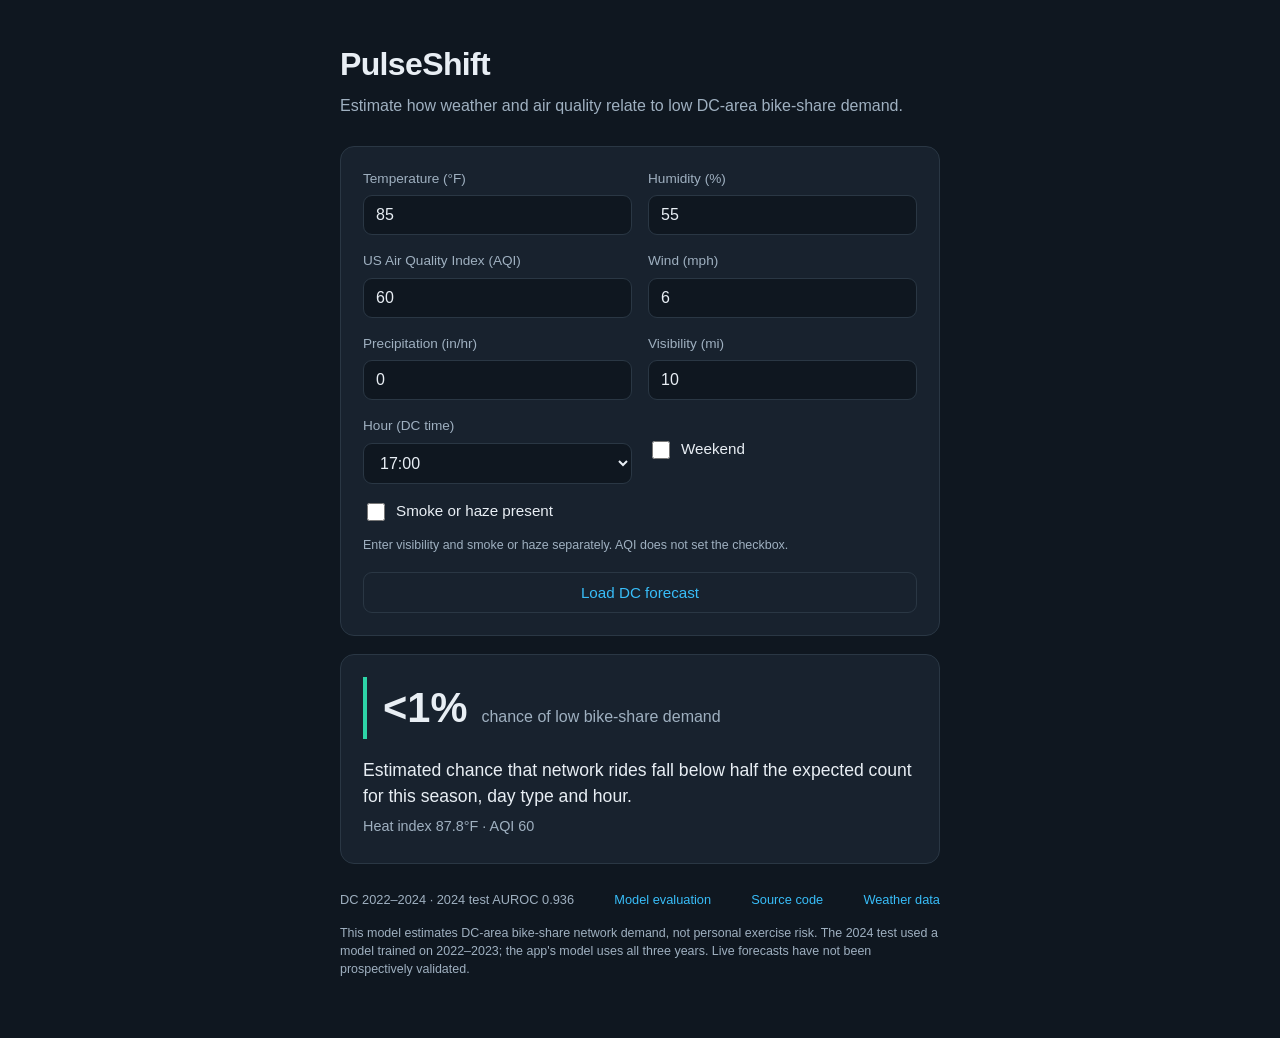
<file: index.html>
<!DOCTYPE html>
<html lang="en">
<head>
  <meta charset="utf-8">
  <meta name="viewport" content="width=device-width, initial-scale=1">
  <meta http-equiv="Content-Security-Policy" content="default-src 'none'; script-src 'self'; base-uri 'none'">
  <title>PulseShift</title>
  <script src="app/redirect.js" defer></script>
</head>
<body>
  <main><a href="app/">Open PulseShift</a></main>
</body>
</html>
</file>
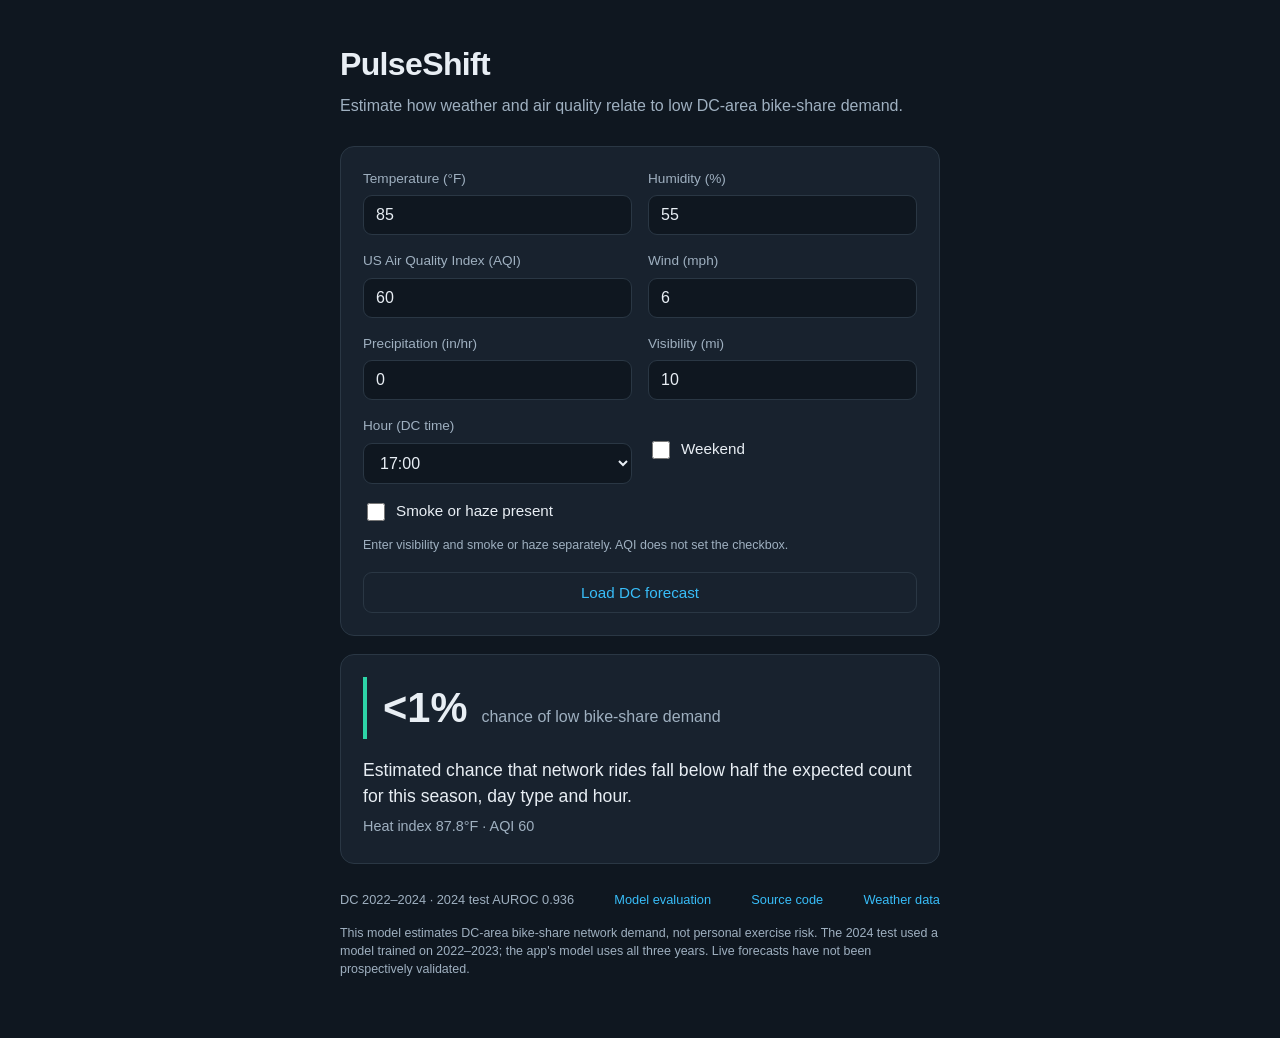
<file: app/index.html>
<!DOCTYPE html>
<html lang="en">
<head>
  <meta charset="utf-8" />
  <meta http-equiv="Content-Security-Policy" content="default-src 'self'; img-src 'self' data:; connect-src https://api.open-meteo.com https://air-quality-api.open-meteo.com; base-uri 'none'" />
  <meta name="viewport" content="width=device-width, initial-scale=1" />
  <meta name="description" content="Estimate the chance of low DC-area bike-share demand from weather and air quality. The research model runs in your browser." />
  <link rel="icon" href="data:image/svg+xml,<svg xmlns='http://www.w3.org/2000/svg' width='16' height='16'><circle cx='8' cy='8' r='7' fill='%2338bdf8'/></svg>" />
  <title>PulseShift</title>
  <link rel="stylesheet" href="styles.css" />
</head>
<body>
  <main class="app">
    <header>
      <h1>PulseShift</h1>
      <p class="tag">Estimate how weather and air quality relate to low DC-area bike-share demand.</p>
    </header>

    <form class="panel" id="form" aria-label="DC demand model inputs">
      <noscript><p class="error">Enable JavaScript to use the demand model.</p></noscript>
      <div class="grid">
        <label>Temperature (°F)
          <input type="number" id="temp" value="85" step="any" required />
        </label>
        <label>Humidity (%)
          <input type="number" id="humidity" value="55" step="any" required />
        </label>
        <label>US Air Quality Index (AQI)
          <input type="number" id="aqi" value="60" step="any" required />
        </label>
        <label>Wind (mph)
          <input type="number" id="wind" value="6" step="any" required />
        </label>
        <label>Precipitation (in/hr)
          <input type="number" id="precip" value="0" step="any" required />
        </label>
        <label>Visibility (mi)
          <input type="number" id="visibility" aria-describedby="visibility-smoke-hint" value="10" step="any" required />
        </label>
        <label>Hour (DC time)
          <select id="hour"></select>
        </label>
        <label class="check"><input type="checkbox" id="weekend" /> Weekend</label>
        <label class="check"><input type="checkbox" id="smoke" aria-describedby="visibility-smoke-hint" /> Smoke or haze present</label>
        <p class="hint" id="visibility-smoke-hint">Enter visibility and smoke or haze separately. AQI does not set the checkbox.</p>
      </div>
      <button type="button" id="live" class="ghost">Load DC forecast</button>
      <p class="error" id="error" role="alert"></p>
    </form>

    <section class="result" id="result" aria-label="Low bike-share demand estimate" aria-live="polite" aria-atomic="true" hidden>
      <div class="risk" id="risk">
        <span class="pct" id="pct">—</span>
        <span class="band" id="band">—</span>
      </div>
      <p class="reco" id="reco"></p>
      <p class="detail" id="detail"></p>
      <p class="detail" id="besthour"></p>
      <p class="hint" id="forecastnote"></p>
    </section>

    <footer>
      <span id="meta"></span>
      <a href="https://github.com/urmeo/pulse-shift#results">Model evaluation</a>
      <a href="https://github.com/urmeo/pulse-shift">Source code</a>
      <a href="https://open-meteo.com/">Weather data</a>
    </footer>
    <p class="hint" id="modelnote"></p>

  </main>

  <script src="model.js"></script>
  <script type="module" src="app.js"></script>
</body>
</html>
</file>
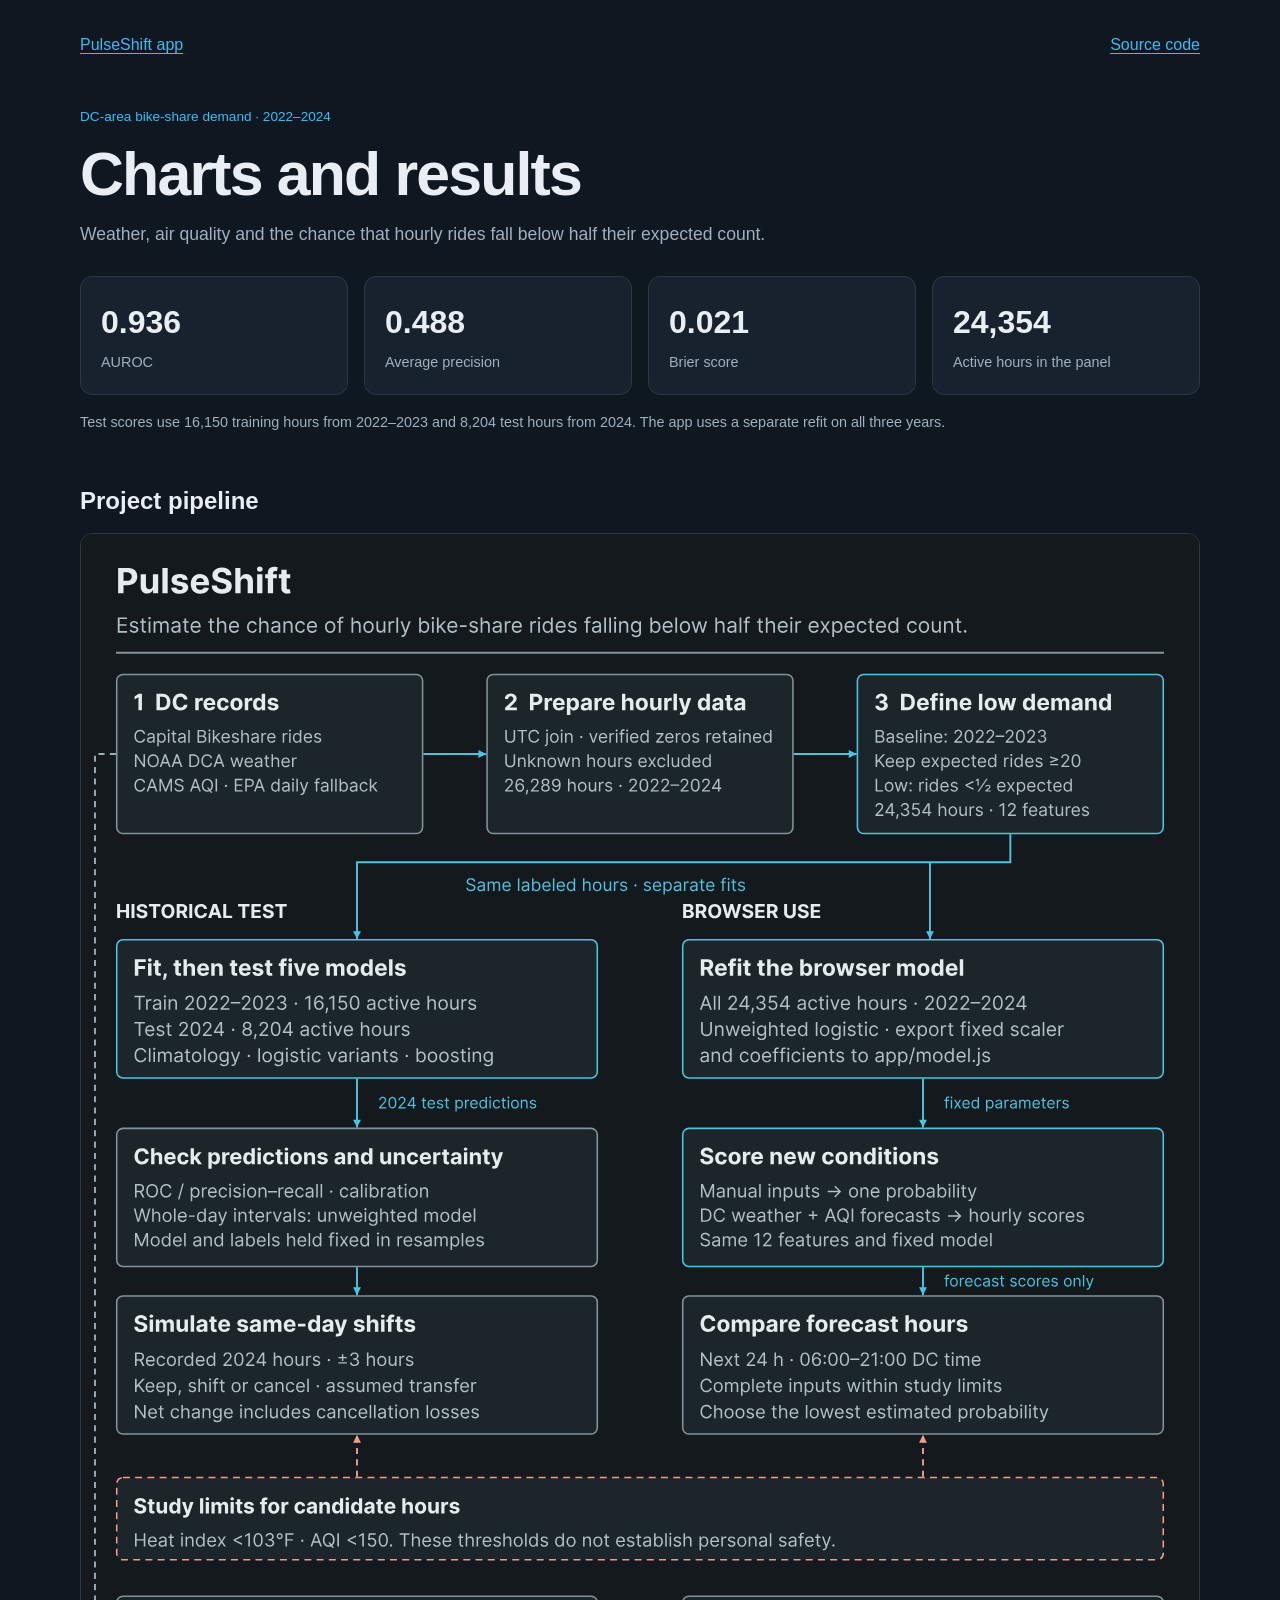
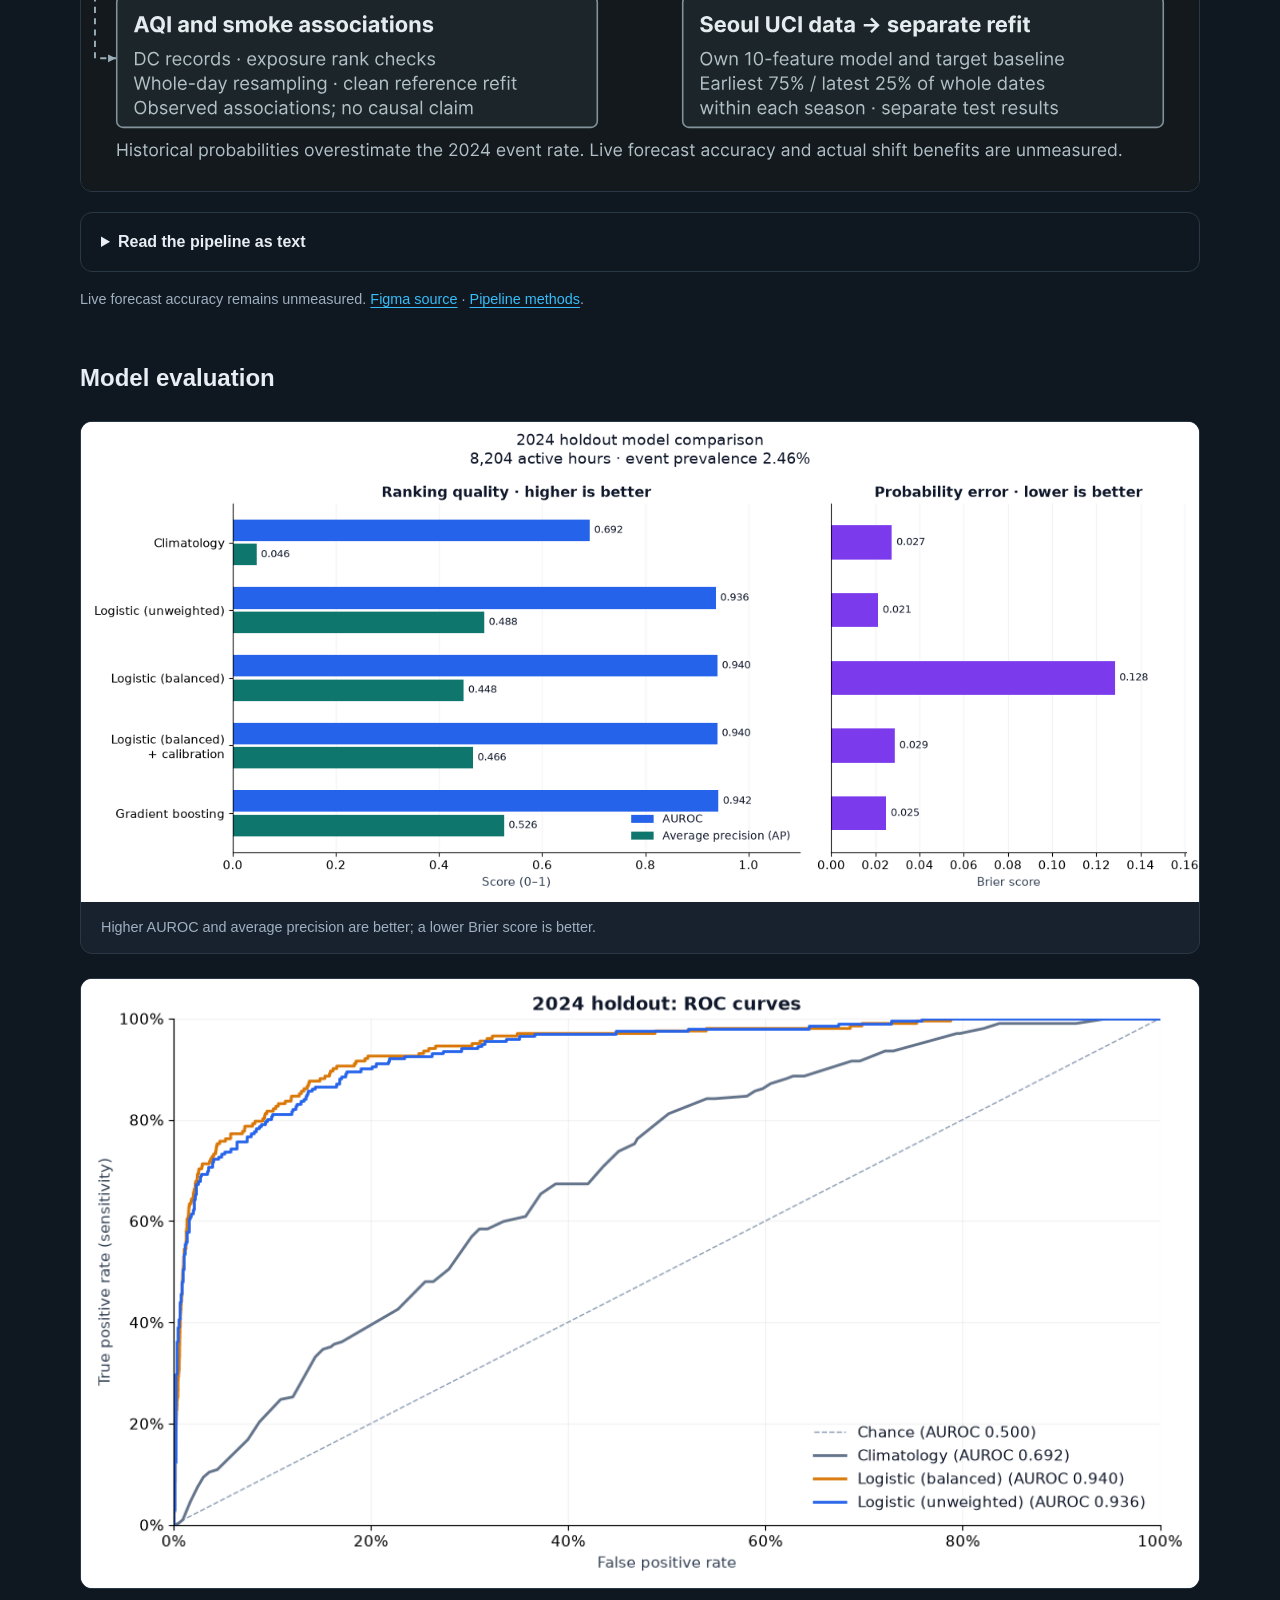
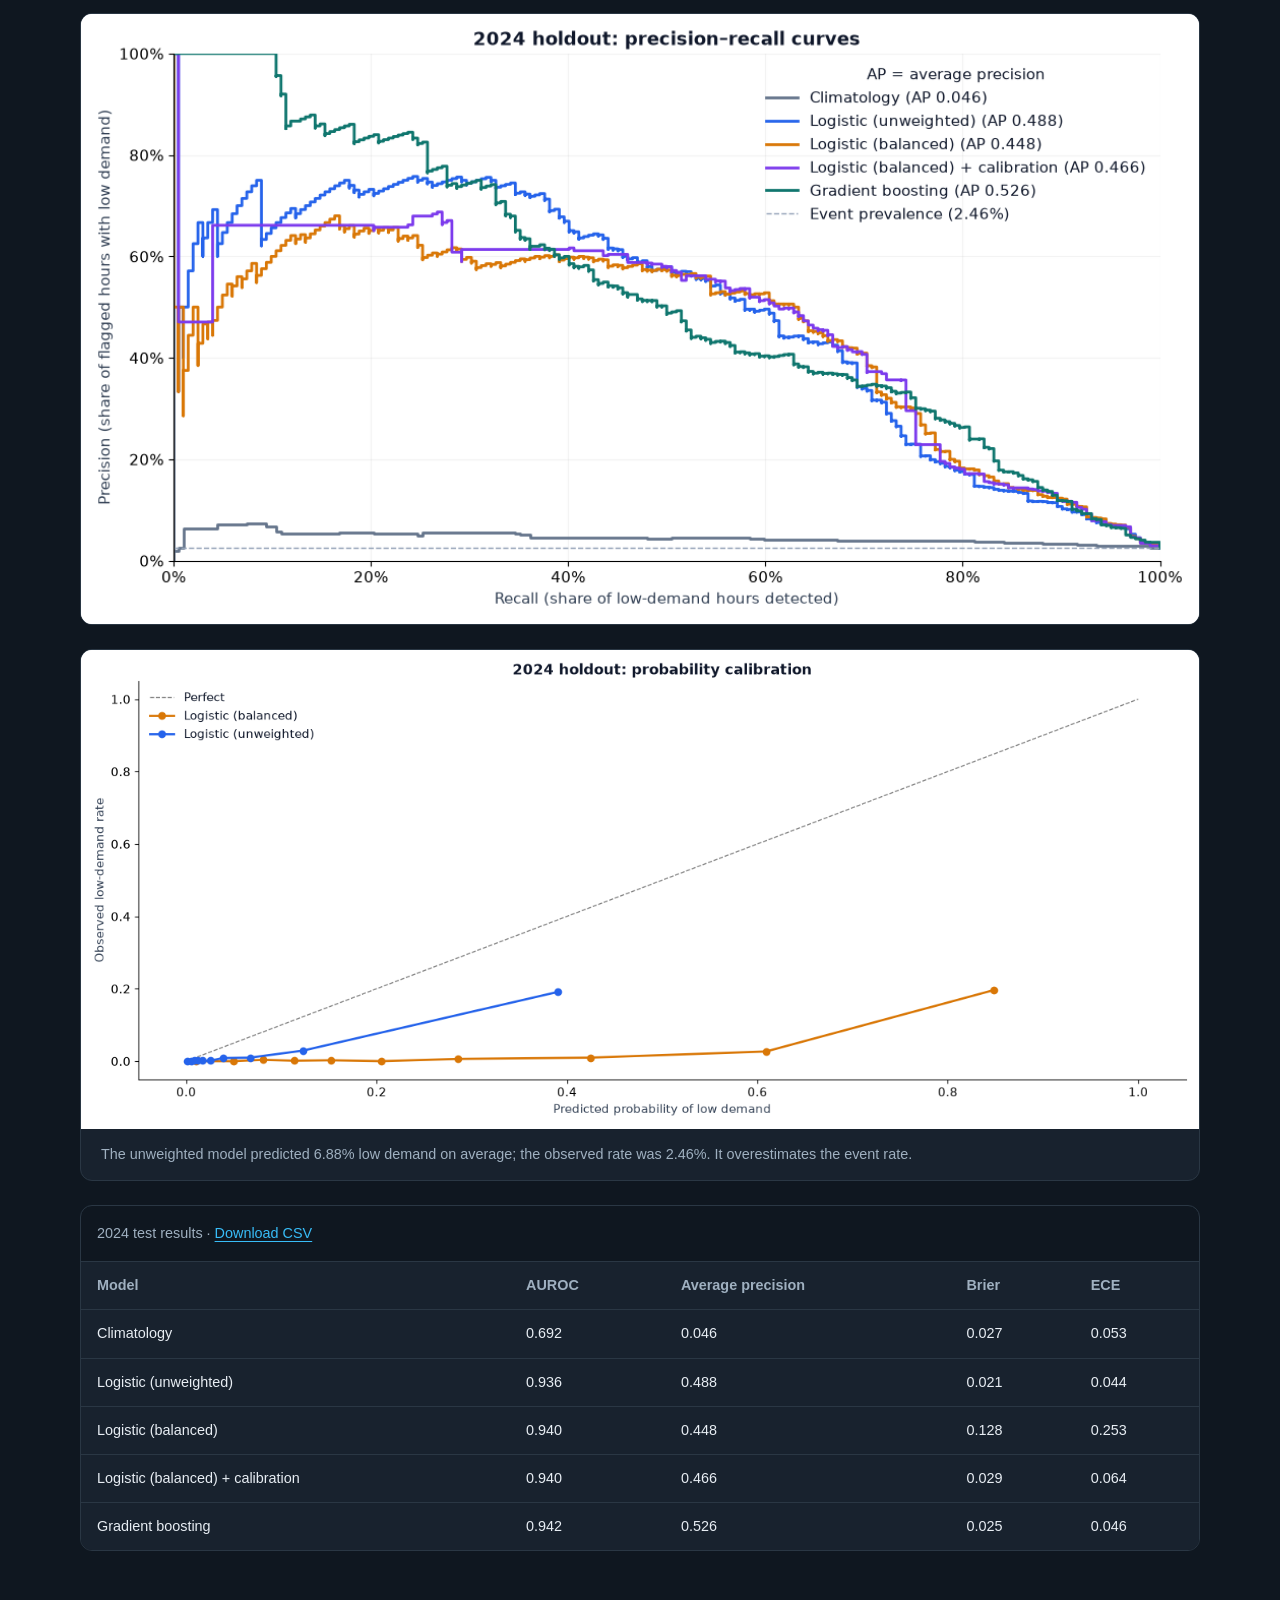
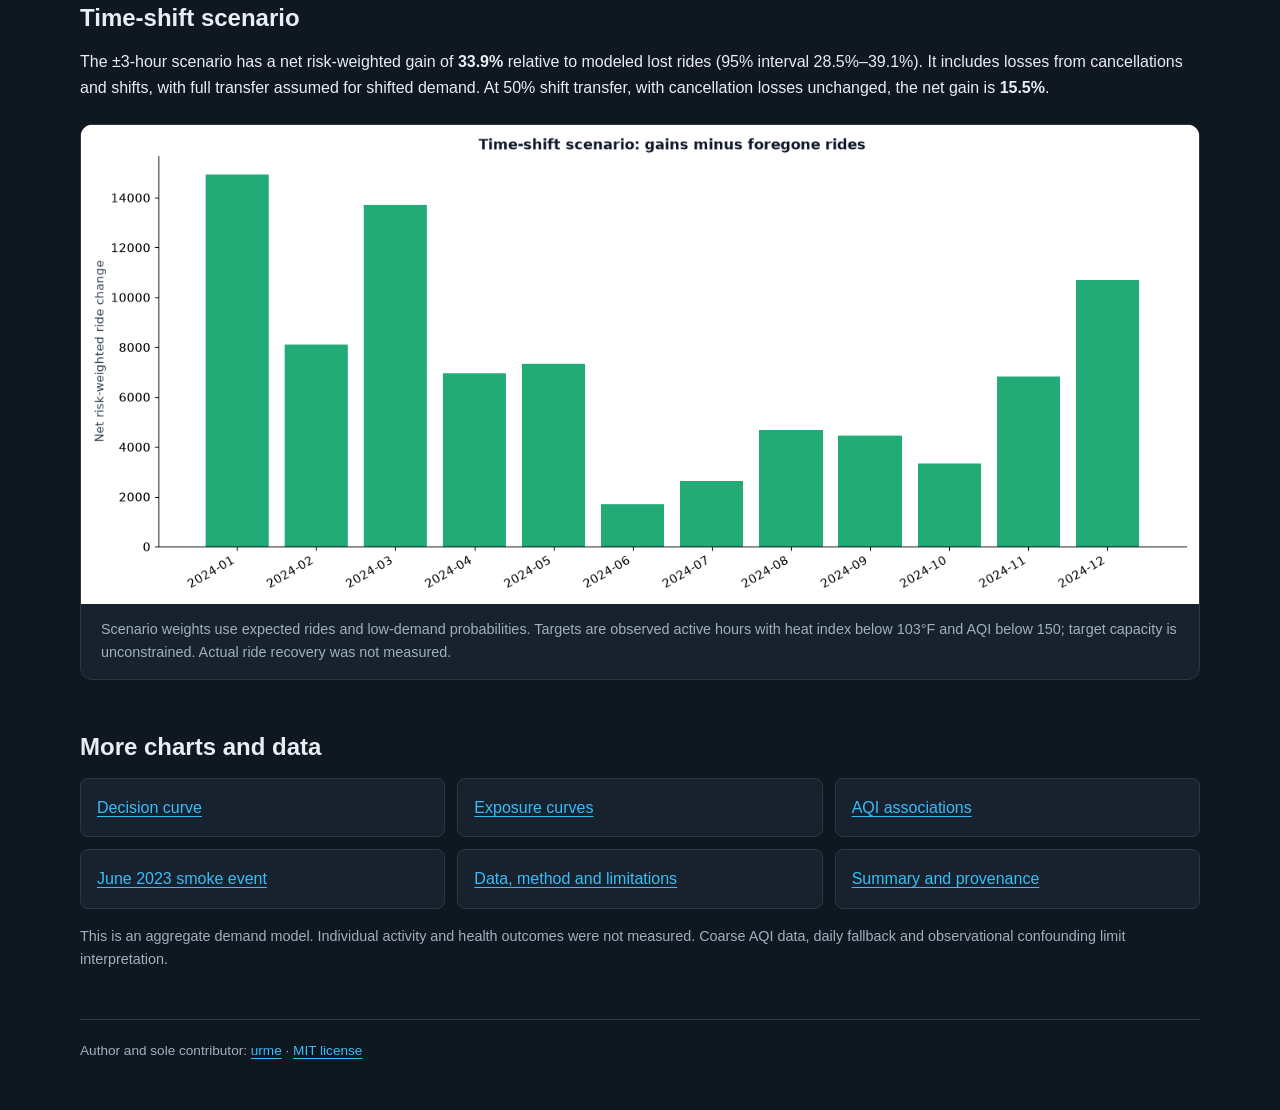
<file: results/index.html>
<!DOCTYPE html>
<html lang="en">
<head>
  <meta charset="utf-8">
  <meta name="viewport" content="width=device-width, initial-scale=1">
  <meta http-equiv="Content-Security-Policy" content="default-src 'self'; img-src 'self'; base-uri 'none'">
  <meta name="description" content="PulseShift research charts: DC bike-share demand, model evaluation and time-shift scenarios.">
  <title>PulseShift · Charts and results</title>
  <link rel="stylesheet" href="../app/report.css">
</head>
<body>
  <main>
    <nav aria-label="Main navigation">
      <a href="../">PulseShift app</a>
      <a href="https://github.com/urmeo/pulse-shift">Source code</a>
    </nav>
    <header>
      <p class="eyebrow">DC-area bike-share demand · 2022–2024</p>
      <h1>Charts and results</h1>
      <p>Weather, air quality and the chance that hourly rides fall below half their expected count.</p>
    </header>

    <section class="metrics" aria-label="Unweighted logistic model, 2024 test results">
      <div><strong>0.936</strong><span>AUROC</span></div>
      <div><strong>0.488</strong><span>Average precision</span></div>
      <div><strong>0.021</strong><span>Brier score</span></div>
      <div><strong>24,354</strong><span>Active hours in the panel</span></div>
    </section>
    <p class="note">Test scores use 16,150 training hours from 2022–2023 and 8,204 test hours from 2024. The app uses a separate refit on all three years.</p>

    <section aria-labelledby="pipeline-title">
      <h2 id="pipeline-title">Project pipeline</h2>
      <a href="figures/pipeline.svg">
        <picture>
          <source media="(max-width: 640px)" srcset="figures/pipeline-mobile.svg" width="360" height="2704">
          <img class="pipeline" src="figures/pipeline.svg" width="1280" height="1440" alt="DC rides, weather and AQI form hourly low-demand labels and 12 features. Separate fits lead to 2024 evaluation and fixed browser estimates; only forecasts enter hour selection. AQI associations and an independent Seoul refit support the research.">
        </picture>
      </a>
      <details>
        <summary>Read the pipeline as text</summary>
        <ul class="pipeline-steps" role="list">
          <li>
            <h3>Shared data</h3>
            <p>Join rides, NOAA weather and CAMS hourly AQI in UTC, with EPA daily AQI as fallback. The 2022–2024 panel has 26,289 DC hours; CAMS coverage is 80.3%.</p>
            <p>Use the 2022–2023 baseline for expected rides. Keep expected counts ≥20; actual counts below half of expected mean low demand. This leaves 24,354 active hours and 12 features.</p>
          </li>
          <li>
            <h3>Historical evaluation</h3>
            <p>Train five models on 16,150 active hours in 2022–2023; test on 8,204 in 2024. Compare curves and scores. Report whole-day bootstrap intervals for the unweighted model.</p>
            <p>Simulate same-day shifts of up to three hours using historical unweighted predictions. Net modeled change includes cancellation and shift losses. Shifted demand is assumed to transfer; actual benefits were not measured.</p>
          </li>
          <li>
            <h3>Browser model</h3>
            <p>Refit unweighted logistic regression on all 24,354 active hours in 2022–2024. Export the fixed scaler and 12-feature coefficients. Manual conditions give one estimate.</p>
            <p>DC forecasts compare hours with complete inputs in the next 24 hours, 06:00–21:00 DC time. Exclude heat index ≥103°F or AQI ≥150 under the study rules, then choose the lowest estimated probability.</p>
          </li>
          <li>
            <h3>Other research</h3>
            <p>Study AQI and smoke in the 2022–2024 DC records. These observational associations do not establish causality.</p>
            <p>Fit a separate 10-feature model on Seoul data. Within each season, train on the earliest 75% of functioning dates and test on the latest 25%, keeping whole dates together.</p>
          </li>
        </ul>
      </details>
      <p class="note">Live forecast accuracy remains unmeasured. <a href="https://www.figma.com/design/yhY22TCHa8m8mhBi1Z4RCw?node-id=2-2">Figma source</a> · <a href="https://github.com/urmeo/pulse-shift/blob/main/docs/pipeline.md">Pipeline methods</a>.</p>
    </section>

    <section aria-labelledby="evaluation-title">
      <h2 id="evaluation-title">Model evaluation</h2>
      <figure>
        <a href="figures/model_comparison.png">
          <img src="figures/model_comparison.png" alt="Five models compared by AUROC, average precision and Brier score on the 2024 test set" loading="lazy">
        </a>
        <figcaption>Higher AUROC and average precision are better; a lower Brier score is better.</figcaption>
      </figure>
      <figure>
        <a href="figures/roc.png">
          <img src="figures/roc.png" alt="ROC curves for climatology, balanced logistic and unweighted logistic on the 2024 test set" loading="lazy">
        </a>
      </figure>
      <figure>
        <a href="figures/precision_recall.png">
          <img src="figures/precision_recall.png" alt="Precision–recall curves for five models, with the observed event rate as a reference" loading="lazy">
        </a>
      </figure>
      <figure>
        <a href="figures/reliability.png">
          <img src="figures/reliability.png" alt="Predicted probabilities compared with observed low-demand rates for the two logistic variants" loading="lazy">
        </a>
        <figcaption>The unweighted model predicted 6.88% low demand on average; the observed rate was 2.46%. It overestimates the event rate.</figcaption>
      </figure>
      <div class="table-scroll" tabindex="0" role="region" aria-label="Model comparison table">
        <table>
          <caption>2024 test results · <a href="tables/model_comparison.csv">Download CSV</a></caption>
          <thead>
            <tr>
              <th scope="col">Model</th>
              <th scope="col">AUROC</th>
              <th scope="col">Average precision</th>
              <th scope="col">Brier</th>
              <th scope="col">ECE</th>
            </tr>
          </thead>
          <tbody><tr><th scope='row'>Climatology</th><td>0.692</td><td>0.046</td><td>0.027</td><td>0.053</td></tr>
<tr><th scope='row'>Logistic (unweighted)</th><td>0.936</td><td>0.488</td><td>0.021</td><td>0.044</td></tr>
<tr><th scope='row'>Logistic (balanced)</th><td>0.940</td><td>0.448</td><td>0.128</td><td>0.253</td></tr>
<tr><th scope='row'>Logistic (balanced) + calibration</th><td>0.940</td><td>0.466</td><td>0.029</td><td>0.064</td></tr>
<tr><th scope='row'>Gradient boosting</th><td>0.942</td><td>0.526</td><td>0.025</td><td>0.046</td></tr></tbody>
        </table>
      </div>
    </section>

    <section aria-labelledby="scenario-title">
      <h2 id="scenario-title">Time-shift scenario</h2>
      <p>The ±3-hour scenario has a net risk-weighted gain of <strong>33.9%</strong> relative to modeled lost rides (95% interval 28.5%–39.1%). It includes losses from cancellations and shifts, with full transfer assumed for shifted demand. At 50% shift transfer, with cancellation losses unchanged, the net gain is <strong>15.5%</strong>.</p>
      <figure>
        <a href="figures/ram_by_month.png">
          <img src="figures/ram_by_month.png" alt="Net risk-weighted ride change by month, including cancellation and shift losses" loading="lazy">
        </a>
        <figcaption>Scenario weights use expected rides and low-demand probabilities. Targets are observed active hours with heat index below 103°F and AQI below 150; target capacity is unconstrained. Actual ride recovery was not measured.</figcaption>
      </figure>
    </section>

    <section aria-labelledby="more-title">
      <h2 id="more-title">More charts and data</h2>
      <div class="links">
        <a href="figures/decision_curve.png">Decision curve</a>
        <a href="figures/exposure_response.png">Exposure curves</a>
        <a href="figures/aqi_identification.png">AQI associations</a>
        <a href="figures/smoke_event.png">June 2023 smoke event</a>
        <a href="README.md">Data, method and limitations</a>
        <a href="tables/summary.json">Summary and provenance</a>
      </div>
      <p class="note">This is an aggregate demand model. Individual activity and health outcomes were not measured. Coarse AQI data, daily fallback and observational confounding limit interpretation.</p>
    </section>
    <footer>Author and sole contributor: <a href="https://github.com/urmeo">urme</a> · <a href="../LICENSE">MIT license</a></footer>
  </main>
</body>
</html>
</file>
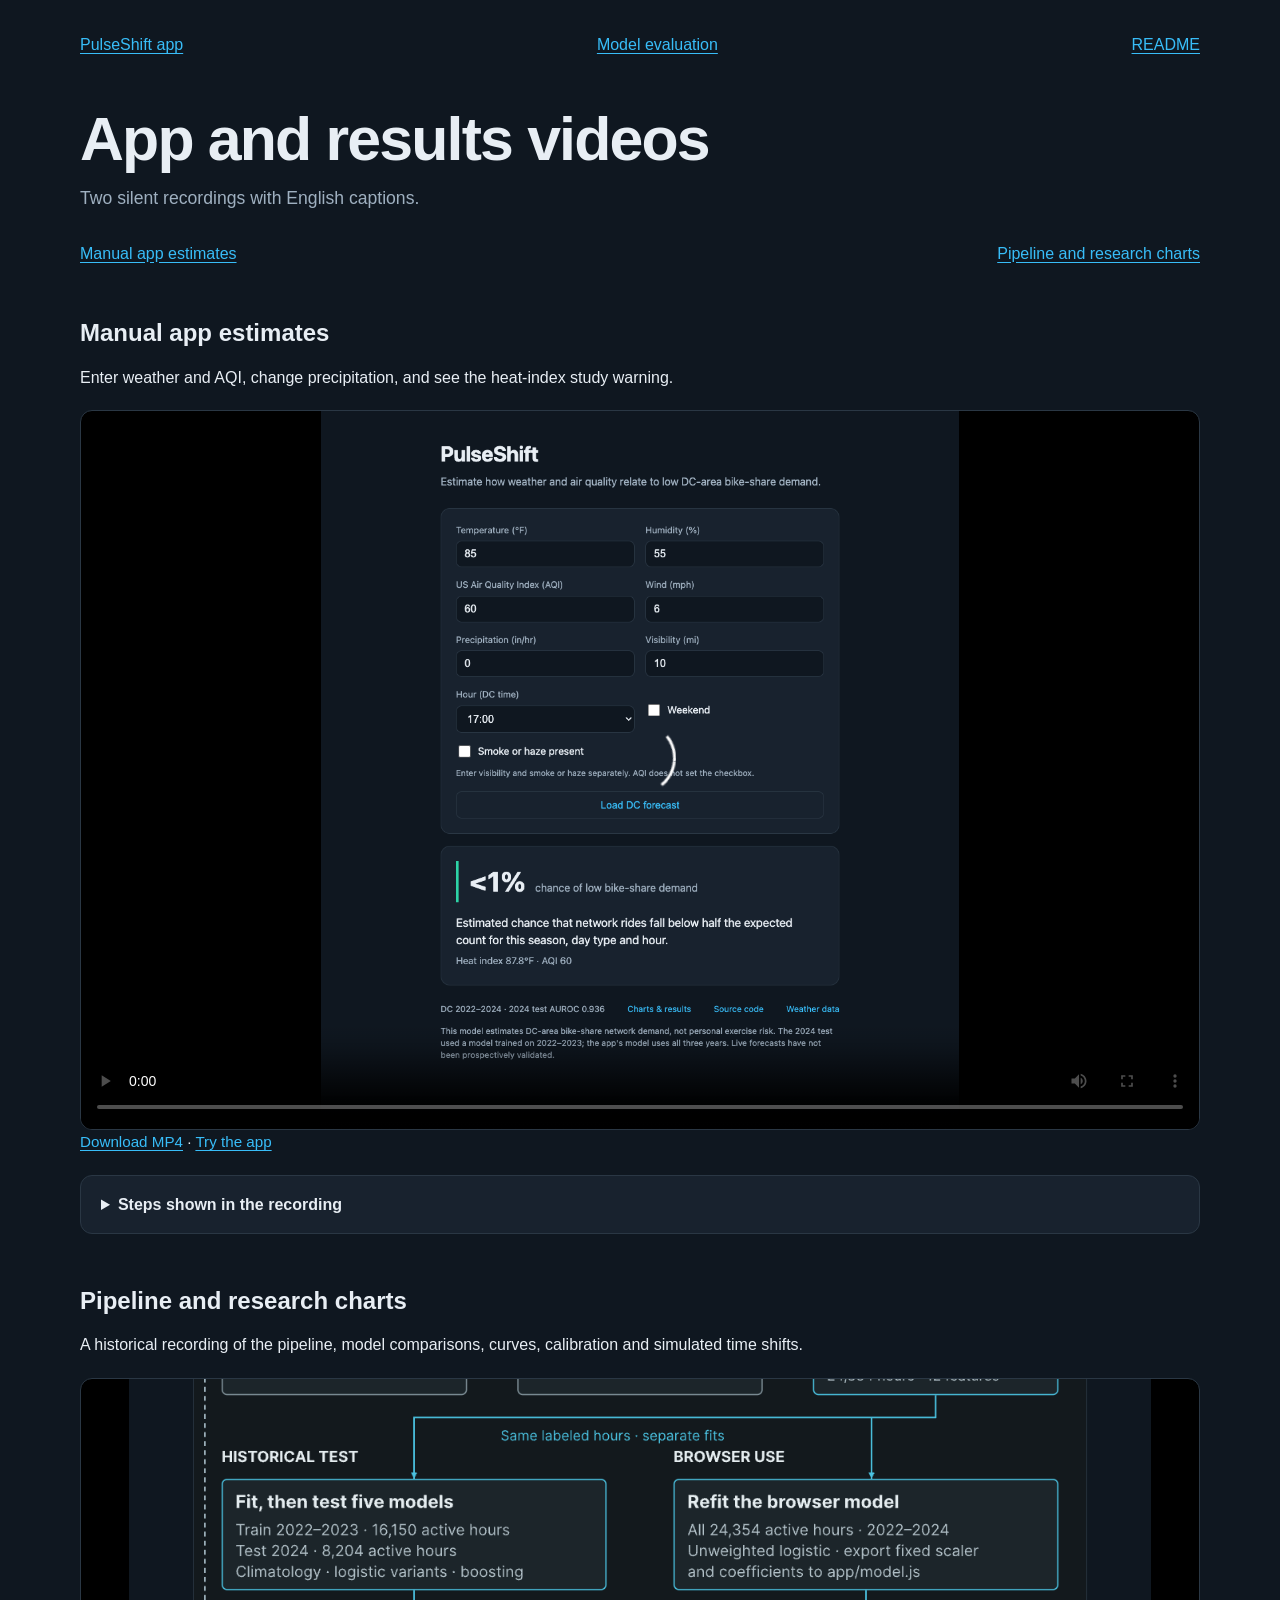
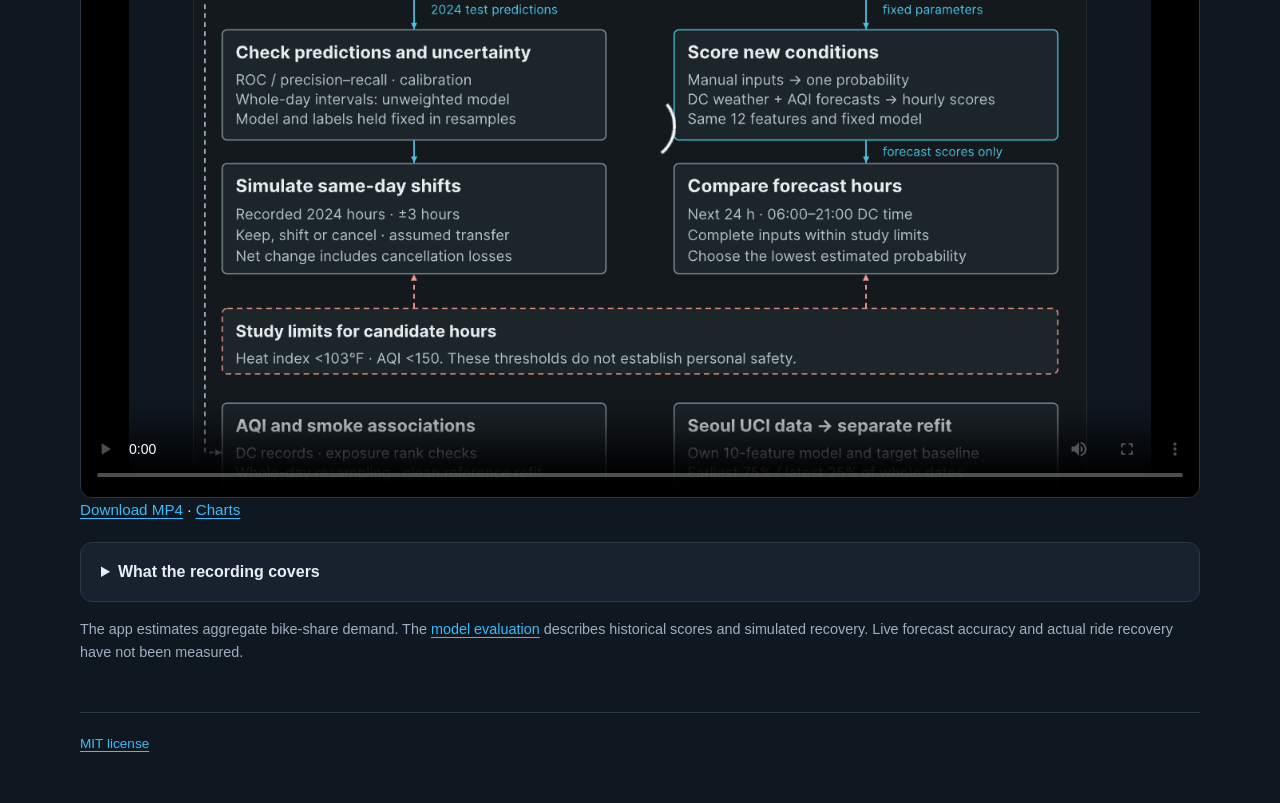
<file: docs/demos/index.html>
<!DOCTYPE html>
<html lang="en">
<head>
  <meta charset="utf-8">
  <meta name="viewport" content="width=device-width, initial-scale=1">
  <meta http-equiv="Content-Security-Policy" content="default-src 'self'; img-src 'self'; base-uri 'none'">
  <meta name="description" content="Recorded PulseShift app and research results walkthroughs, with captions and MP4 downloads.">
  <title>PulseShift · App and results videos</title>
  <link rel="stylesheet" href="styles.css">
</head>
<body>
  <main>
    <nav aria-label="Main navigation">
      <a href="../../app/">PulseShift app</a>
      <a href="https://github.com/urmeo/pulse-shift#results">Model evaluation</a>
      <a href="https://github.com/urmeo/pulse-shift#readme">README</a>
    </nav>
    <header>
      <h1>App and results videos</h1>
      <p>Two silent recordings with English captions.</p>
    </header>
    <nav aria-label="Video selection">
      <a href="#app">Manual app estimates</a>
      <a href="#results">Pipeline and research charts</a>
    </nav>

    <section id="app" aria-labelledby="app-title">
      <h2 id="app-title">Manual app estimates</h2>
      <p>Enter weather and AQI, change precipitation, and see the heat-index study warning.</p>
      <video controls playsinline preload="metadata" poster="../media/app-desktop.png" aria-label="Manual input and study-threshold demonstration" aria-describedby="app-transcript">
        <source src="../media/app-walkthrough.mp4" type="video/mp4">
        <track kind="captions" src="../media/app-captions.vtt" srclang="en" label="English" default>
        <p><a href="../media/app-walkthrough.mp4">Download the app recording</a>.</p>
      </video>
      <p class="video-links"><a href="../media/app-walkthrough.mp4" download>Download MP4</a> · <a href="../../app/">Try the app</a></p>
      <details id="app-transcript">
        <summary>Steps shown in the recording</summary>
        <ol>
          <li>Start with 85°F, 55% humidity, AQI 60 and 17:00 DC time. Read the estimated chance of low network demand.</li>
          <li>Change precipitation to 0.4 inches per hour. The model estimate updates immediately.</li>
          <li>Set temperature to 100°F and humidity to 39%. The calculated heat index is 108.5°F, so the app shows that a study threshold is exceeded.</li>
          <li>Restore the original manual example. Loading a live DC forecast is a separate action.</li>
        </ol>
      </details>
    </section>

    <section id="results" aria-labelledby="results-title">
      <h2 id="results-title">Pipeline and research charts</h2>
      <p>A historical recording of the pipeline, model comparisons, curves, calibration and simulated time shifts.</p>
      <video controls playsinline preload="metadata" poster="../media/results-overview.png" aria-label="Research pipeline and historical results walkthrough" aria-describedby="results-transcript">
        <source src="../media/results-walkthrough.mp4" type="video/mp4">
        <track kind="captions" src="../media/results-captions.vtt" srclang="en" label="English" default>
        <p><a href="../media/results-walkthrough.mp4">Download the results recording</a>.</p>
      </video>
      <p class="video-links"><a href="../media/results-walkthrough.mp4" download>Download MP4</a> · <a href="https://github.com/urmeo/pulse-shift#results">Charts</a></p>
      <details id="results-transcript">
        <summary>What the recording covers</summary>
        <ol>
          <li>Shared DC data feed historical evaluation and a separate all-years browser refit. Only forecast inputs trigger hour comparison.</li>
          <li>Five model variants evaluated on the 2024 test set.</li>
          <li>ROC and precision–recall curves, followed by probability calibration.</li>
          <li>Net time-shift scenarios, including cancellation losses and the assumed transfer of shifted demand.</li>
        </ol>
      </details>
    </section>
    <p class="note">The app estimates aggregate bike-share demand. The <a href="https://github.com/urmeo/pulse-shift#results">model evaluation</a> describes historical scores and simulated recovery. Live forecast accuracy and actual ride recovery have not been measured.</p>
    <footer><a href="../../LICENSE">MIT license</a></footer>
  </main>
</body>
</html>
</file>
<file: app/styles.css>
:root {
  --bg: #0f1720;
  --card: #18222e;
  --line: #2a3744;
  --text: #e8eef4;
  --muted: #9fb0c0;
  --accent: #38bdf8;
  --low: #2dd4a7;
  --moderate: #eab308;
  --high: #f97316;
  --severe: #ef4444;
}

* { box-sizing: border-box; }

body {
  margin: 0;
  font-family: -apple-system, BlinkMacSystemFont, "Segoe UI", Roboto, sans-serif;
  background: var(--bg);
  color: var(--text);
  line-height: 1.5;
}

.app {
  max-width: 640px;
  margin: 0 auto;
  padding: 40px 20px 60px;
}

header h1 {
  margin: 0;
  font-size: 2rem;
  letter-spacing: -0.02em;
}

.tag {
  color: var(--muted);
  margin: 6px 0 28px;
}

.panel, .result {
  background: var(--card);
  border: 1px solid var(--line);
  border-radius: 14px;
  padding: 22px;
}

.grid {
  display: grid;
  grid-template-columns: 1fr 1fr;
  gap: 16px;
}

label {
  display: flex;
  flex-direction: column;
  font-size: 0.85rem;
  color: var(--muted);
  gap: 6px;
}

input[type="number"], select {
  background: var(--bg);
  border: 1px solid var(--line);
  border-radius: 9px;
  color: var(--text);
  padding: 10px 12px;
  font-size: 1rem;
  width: 100%;
  min-width: 0;
}

input:focus, select:focus { border-color: var(--accent); }
input:focus-visible, select:focus-visible, .ghost:focus-visible {
  outline: 2px solid var(--accent);
  outline-offset: 2px;
}

label.check {
  flex-direction: row;
  align-items: center;
  gap: 8px;
  color: var(--text);
  font-size: 0.95rem;
}

label.check input {
  width: 18px;
  height: 18px;
  accent-color: var(--accent);
}

.ghost {
  margin-top: 18px;
  width: 100%;
  background: transparent;
  border: 1px solid var(--line);
  color: var(--accent);
  border-radius: 9px;
  padding: 11px;
  font-size: 0.95rem;
  cursor: pointer;
}

.ghost:hover { border-color: var(--accent); }
.ghost:disabled {
  opacity: 0.65;
  cursor: wait;
}
.error {
  color: #fca5a5;
  font-size: 0.9rem;
  margin: 12px 0 0;
}
.error:empty { display: none; }
input[aria-invalid="true"] { border-color: #fca5a5; }

.result { margin-top: 18px; }

.risk {
  display: flex;
  flex-wrap: wrap;
  align-items: baseline;
  gap: 14px;
  border-left: 4px solid var(--muted);
  padding-left: 16px;
}

.risk.low { border-color: var(--low); }
.risk.moderate { border-color: var(--moderate); }
.risk.high { border-color: var(--high); }
.risk.severe { border-color: var(--severe); }

.pct {
  font-size: 2.6rem;
  font-weight: 700;
}
.band {
  color: var(--muted);
  font-size: 1rem;
  flex: 1;
  min-width: 150px;
}

.reco {
  font-size: 1.1rem;
  margin: 18px 0 6px;
}
.detail {
  color: var(--muted);
  margin: 0;
  font-size: 0.9rem;
}

.hint {
  color: var(--muted);
  font-size: 0.78rem;
  margin: 4px 0 0;
  line-height: 1.45;
}
.grid .hint {
  grid-column: 1 / -1;
  margin-top: -4px;
}
.app > .hint { margin-top: 14px; }

footer {
  display: flex;
  justify-content: space-between;
  flex-wrap: wrap;
  gap: 8px 16px;
  margin-top: 26px;
  font-size: 0.8rem;
  color: var(--muted);
}

footer a {
  color: var(--accent);
  text-decoration: none;
}

a:focus-visible {
  outline: 2px solid var(--accent);
  outline-offset: 4px;
}

@media (max-width: 480px) {
  .grid { grid-template-columns: 1fr; }
}
</file>
<file: app/report.css>
:root {
  color-scheme: dark;
  --background: #0f1720;
  --surface: #18222e;
  --border: #2a3744;
  --text: #e8eef4;
  --muted: #9fb0c0;
  --accent: #38bdf8;
}

* { box-sizing: border-box; }
body {
  margin: 0;
  background: var(--background);
  color: var(--text);
  font: 16px/1.6 -apple-system, BlinkMacSystemFont, "Segoe UI", sans-serif;
}
main {
  width: min(1120px, 100% - 40px);
  margin: 0 auto;
  padding: 32px 0 48px;
}
a {
  color: var(--accent);
  text-underline-offset: 3px;
}
a:focus-visible, summary:focus-visible, .table-scroll:focus-visible {
  outline: 2px solid var(--accent);
  outline-offset: 4px;
}
nav {
  display: flex;
  justify-content: space-between;
  gap: 24px;
}
header {
  margin: 48px 0 28px;
  max-width: 780px;
}
h1 {
  margin: 0 0 12px;
  font-size: clamp(2.4rem, 6vw, 3.8rem);
  line-height: 1.1;
  letter-spacing: -0.03em;
}
h2 {
  font-size: 1.5rem;
  margin: 0 0 12px;
}
p { margin: 0 0 20px; }
header p {
  color: var(--muted);
  font-size: 1.1rem;
}
.eyebrow {
  color: var(--accent);
  font-size: 0.85rem;
  margin-bottom: 14px;
}
section { margin-top: 48px; }
.metrics {
  display: grid;
  grid-template-columns: repeat(4, 1fr);
  gap: 16px;
  margin-top: 0;
}
.metrics div {
  padding: 20px;
  background: var(--surface);
  border: 1px solid var(--border);
  border-radius: 12px;
}
.metrics strong {
  display: block;
  font-size: 2rem;
  font-variant-numeric: tabular-nums;
}
.metrics span, .note {
  color: var(--muted);
  font-size: 0.9rem;
}
.note { margin-top: 16px; }
figure {
  margin: 24px 0;
  border: 1px solid var(--border);
  border-radius: 12px;
  background: var(--surface);
  overflow: hidden;
}
figure img {
  display: block;
  width: 100%;
  height: auto;
  background: white;
}
figcaption {
  padding: 14px 20px;
  color: var(--muted);
  font-size: 0.9rem;
}
.pipeline {
  display: block;
  width: 100%;
  height: auto;
  border: 1px solid var(--border);
  border-radius: 12px;
}
details {
  margin-top: 20px;
  padding: 16px 20px;
  border: 1px solid var(--border);
  border-radius: 12px;
}
summary {
  cursor: pointer;
  font-weight: 600;
}
.pipeline-steps {
  display: grid;
  grid-template-columns: repeat(2, minmax(0, 1fr));
  gap: 16px;
  margin: 24px 0 0;
  padding: 0;
  list-style: none;
}
.pipeline-steps li {
  padding: 20px;
  background: var(--surface);
  border: 1px solid var(--border);
  border-radius: 12px;
}
.pipeline-steps h3 {
  margin: 0 0 12px;
  font-size: 1.05rem;
}
.pipeline-steps p {
  color: var(--muted);
  font-size: 0.95rem;
}
.pipeline-steps p:last-child { margin-bottom: 0; }
.table-scroll {
  overflow-x: auto;
  border: 1px solid var(--border);
  border-radius: 12px;
}
table {
  width: 100%;
  border-collapse: collapse;
  background: var(--surface);
  text-align: left;
  font-size: 0.9rem;
}
caption {
  padding: 16px;
  text-align: left;
  color: var(--muted);
}
th, td {
  padding: 12px 16px;
  border-top: 1px solid var(--border);
}
thead th { color: var(--muted); }
tbody th { font-weight: 400; }
td { font-variant-numeric: tabular-nums; }
.links {
  display: grid;
  grid-template-columns: repeat(3, 1fr);
  gap: 12px;
}
.links a {
  padding: 16px;
  background: var(--surface);
  border: 1px solid var(--border);
  border-radius: 8px;
}
footer {
  border-top: 1px solid var(--border);
  margin-top: 48px;
  padding-top: 20px;
  color: var(--muted);
  font-size: 0.85rem;
}

@media (max-width: 640px) {
  main {
    width: calc(100% - 32px);
    padding-top: 24px;
  }
  header { margin-top: 36px; }
  .metrics {
    grid-template-columns: repeat(2, 1fr);
    gap: 12px;
  }
  .metrics div { padding: 16px; }
  .metrics strong { font-size: 1.6rem; }
  .pipeline { max-width: 360px; margin-inline: auto; }
  .pipeline-steps { grid-template-columns: 1fr; }
  .links { grid-template-columns: 1fr; }
  th, td { padding: 10px 12px; }
}
</file>
<file: docs/demos/styles.css>
:root {
  color-scheme: dark;
  --background: #0f1720;
  --surface: #18222e;
  --border: #2a3744;
  --text: #e8eef4;
  --muted: #9fb0c0;
  --accent: #38bdf8;
}

* { box-sizing: border-box; }
html { scroll-padding-top: 24px; }
body {
  margin: 0;
  background: var(--background);
  color: var(--text);
  font: 16px/1.6 -apple-system, BlinkMacSystemFont, "Segoe UI", sans-serif;
}
main {
  width: min(1120px, 100% - 40px);
  margin: 0 auto;
  padding: 32px 0 48px;
}
a {
  color: var(--accent);
  text-underline-offset: 3px;
}
a:focus-visible, summary:focus-visible, video:focus-visible {
  outline: 2px solid var(--accent);
  outline-offset: 4px;
}
nav {
  display: flex;
  justify-content: space-between;
  gap: 24px;
}
header {
  margin: 48px 0 28px;
  max-width: 780px;
}
h1 {
  margin: 0 0 12px;
  font-size: clamp(2.4rem, 6vw, 3.8rem);
  line-height: 1.1;
  letter-spacing: -0.03em;
}
h2 {
  font-size: 1.5rem;
  margin: 0 0 12px;
}
p { margin: 0 0 20px; }
header p {
  color: var(--muted);
  font-size: 1.1rem;
}
section {
  margin-top: 48px;
  scroll-margin-top: 24px;
}
.note {
  color: var(--muted);
  font-size: 0.9rem;
  margin-top: 16px;
}
details {
  margin-top: 20px;
  padding: 16px 20px;
  border: 1px solid var(--border);
  border-radius: 12px;
  background: var(--surface);
}
summary {
  cursor: pointer;
  font-weight: 600;
}
details li { margin-top: 8px; }
video {
  display: block;
  width: 100%;
  max-height: 80vh;
  background: #000;
  border: 1px solid var(--border);
  border-radius: 12px;
}
video::cue {
  color: #fff;
  background: rgb(0 0 0 / 85%);
}
.video-links { font-size: 0.95rem; }
footer {
  border-top: 1px solid var(--border);
  margin-top: 48px;
  padding-top: 20px;
  color: var(--muted);
  font-size: 0.85rem;
}

@media (max-width: 640px) {
  main {
    width: calc(100% - 32px);
    padding-top: 24px;
  }
  header { margin-top: 36px; }
}
</file>
